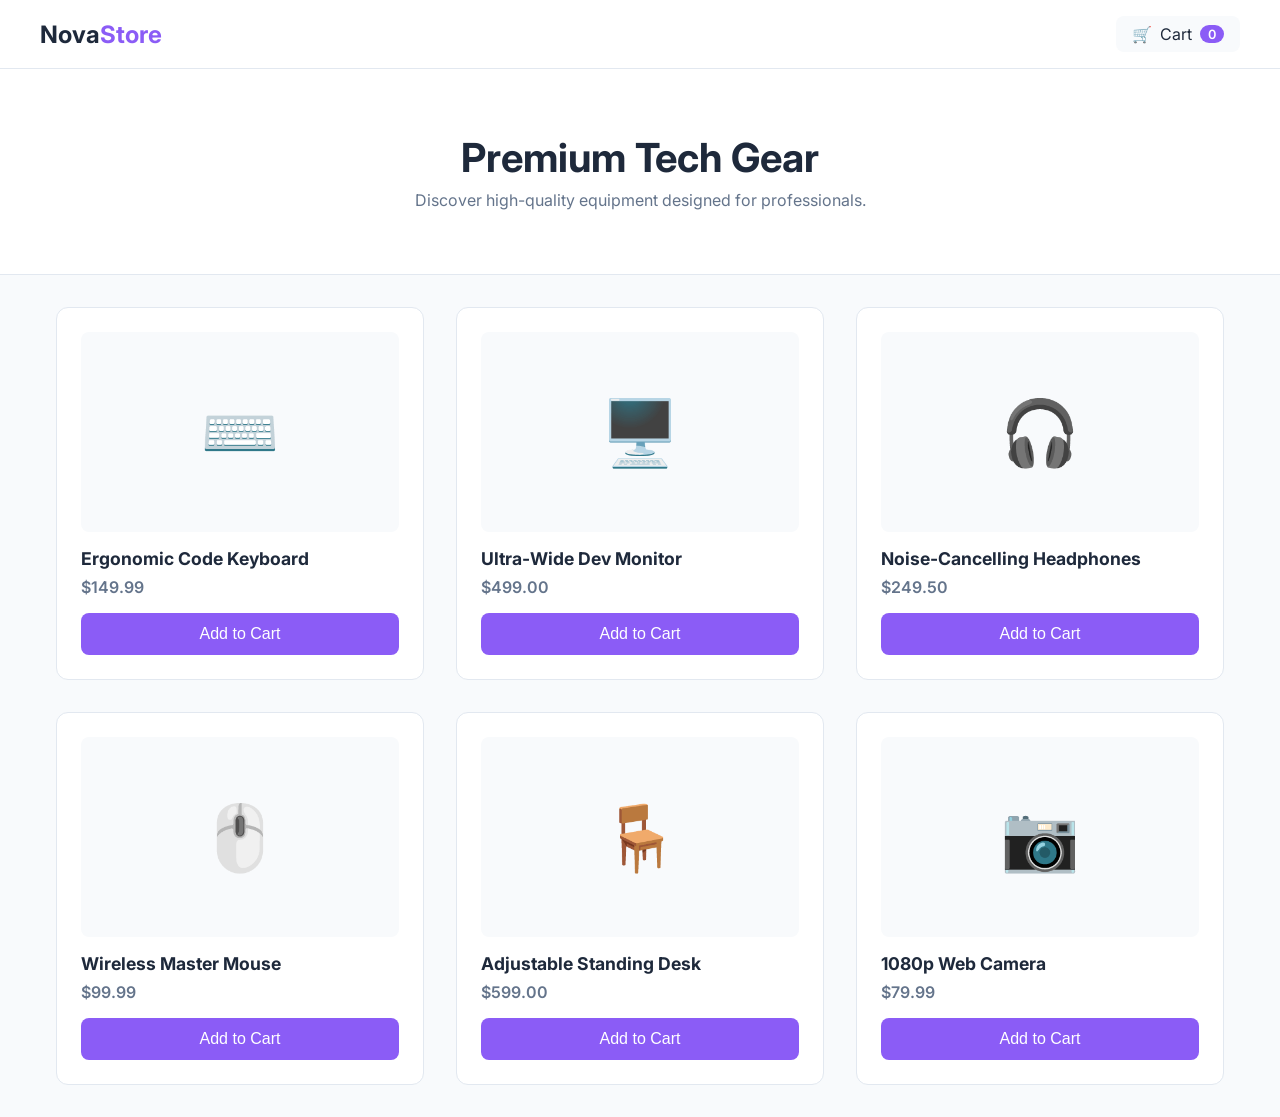
<file: denyse-ecommerce/index.html>
<!DOCTYPE html>
<html lang="en">
<head>
  <meta charset="UTF-8">
  <meta name="viewport" content="width=device-width, initial-scale=1.0">
  <title>NovaStore | E-Commerce Platform</title>
  <link rel="preconnect" href="https://fonts.googleapis.com">
  <link rel="preconnect" href="https://fonts.gstatic.com" crossorigin>
  <link href="https://fonts.googleapis.com/css2?family=Inter:wght@400;500;600;700&display=swap" rel="stylesheet">
  <link rel="stylesheet" href="style.css">
</head>
<body>

  <!-- Navbar -->
  <nav class="navbar">
    <div class="nav-container">
      <div class="logo">Nova<span>Store</span></div>
      <div id="cart-btn" class="cart-btn">
        <span>🛒</span>
        <span>Cart</span>
        <span id="cart-count" class="cart-badge">0</span>
      </div>
    </div>
  </nav>

  <!-- Hero -->
  <header class="hero">
    <h2>Premium Tech Gear</h2>
    <p>Discover high-quality equipment designed for professionals.</p>
  </header>

  <!-- Main -->
  <main class="container">
    <div class="products-grid" id="products-container">
      <!-- Products will be injected here by JavaScript -->
    </div>
  </main>

  <!-- Cart Overlay -->
  <div class="cart-overlay" id="cart-overlay"></div>

  <!-- Cart Sidebar -->
  <aside class="cart-sidebar" id="cart-sidebar">
    <div class="cart-header">
      <h2>Your Cart</h2>
      <button id="close-cart" class="close-cart">✕</button>
    </div>
    <div class="cart-items" id="cart-items-container">
      <p class="empty-cart">Your cart is empty.</p>
    </div>
    <div class="cart-footer">
      <div class="cart-total">
        <span>Total</span>
        <span id="cart-total-price">$0.00</span>
      </div>
      <button class="checkout-btn">Proceed to Checkout</button>
    </div>
  </aside>

  <script src="app.js"></script>
</body>
</html>
</file>
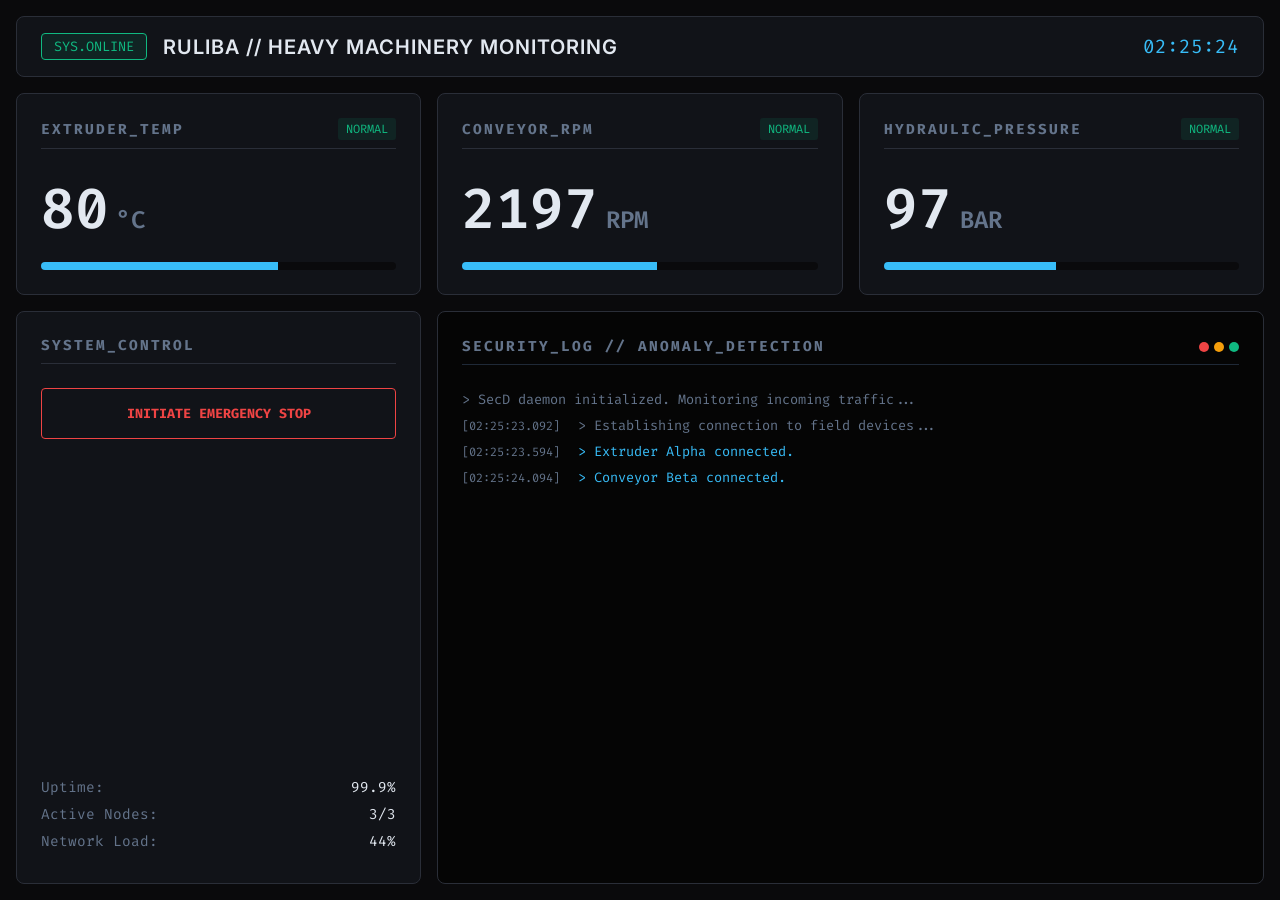
<file: src/iot-dashboard/index.html>
<!DOCTYPE html>
<html lang="en">
<head>
    <meta charset="UTF-8">
    <meta name="viewport" content="width=device-width, initial-scale=1.0">
    <title>Cyber-Secured Industrial IoT Dashboard</title>
    <link rel="stylesheet" href="css/style.css">
    <!-- Google Fonts for Terminal aesthetic -->
    <link rel="preconnect" href="https://fonts.googleapis.com">
    <link rel="preconnect" href="https://fonts.gstatic.com" crossorigin>
    <link href="https://fonts.googleapis.com/css2?family=Fira+Code:wght@400;600&family=Inter:wght@400;600&display=swap" rel="stylesheet">
</head>
<body>
    <div class="dashboard-container">
        <!-- Header -->
        <header class="top-bar">
            <div class="logo">
                <span class="sys-status">SYS.ONLINE</span>
                <h1>RULIBA // HEAVY MACHINERY MONITORING</h1>
            </div>
            <div class="system-time" id="clock">00:00:00</div>
        </header>

        <!-- Main Grid -->
        <main class="grid-layout">

            <!-- Sensor Widget 1: Extruder Temp -->
            <div class="widget sensor-widget" id="widget-temp">
                <div class="widget-header">
                    <h2>EXTRUDER_TEMP</h2>
                    <span class="status-indicator" id="status-temp">NORMAL</span>
                </div>
                <div class="sensor-value">
                    <span id="val-temp">--</span><span class="unit">°C</span>
                </div>
                <div class="progress-bar-bg">
                    <div class="progress-bar-fill" id="bar-temp"></div>
                </div>
            </div>

            <!-- Sensor Widget 2: Conveyor RPM -->
            <div class="widget sensor-widget" id="widget-rpm">
                <div class="widget-header">
                    <h2>CONVEYOR_RPM</h2>
                    <span class="status-indicator" id="status-rpm">NORMAL</span>
                </div>
                <div class="sensor-value">
                    <span id="val-rpm">--</span><span class="unit">RPM</span>
                </div>
                <div class="progress-bar-bg">
                    <div class="progress-bar-fill" id="bar-rpm"></div>
                </div>
            </div>

            <!-- Sensor Widget 3: Hydraulic Pressure -->
            <div class="widget sensor-widget" id="widget-pressure">
                <div class="widget-header">
                    <h2>HYDRAULIC_PRESSURE</h2>
                    <span class="status-indicator" id="status-pressure">NORMAL</span>
                </div>
                <div class="sensor-value">
                    <span id="val-pressure">--</span><span class="unit">BAR</span>
                </div>
                <div class="progress-bar-bg">
                    <div class="progress-bar-fill" id="bar-pressure"></div>
                </div>
            </div>

            <!-- System Overview / Controls -->
            <div class="widget control-panel">
                <div class="widget-header">
                    <h2>SYSTEM_CONTROL</h2>
                </div>
                <div class="controls-content">
                    <button id="btn-emergency-stop" class="btn-danger">INITIATE EMERGENCY STOP</button>
                    <div class="system-stats">
                        <p>Uptime: <span id="val-uptime">99.9%</span></p>
                        <p>Active Nodes: <span>3/3</span></p>
                        <p>Network Load: <span id="val-network">42%</span></p>
                    </div>
                </div>
            </div>

            <!-- Security Log Terminal -->
            <div class="widget security-terminal">
                <div class="widget-header terminal-header">
                    <h2>SECURITY_LOG // ANOMALY_DETECTION</h2>
                    <div class="terminal-dots">
                        <span></span><span></span><span></span>
                    </div>
                </div>
                <div class="terminal-body" id="log-output">
                    <!-- Logs will be injected here via JS -->
                    <div class="log-entry system">> SecD daemon initialized. Monitoring incoming traffic...</div>
                </div>
            </div>

        </main>
    </div>

    <!-- Notification Toast Container -->
    <div id="toast-container"></div>

    <script src="js/app.js"></script>
</body>
</html>
</file>
<file: denyse-ecommerce/style.css>
:root {
  --primary-color: #8b5cf6;
  --primary-hover: #7c3aed;
  --text-main: #1e293b;
  --text-muted: #64748b;
  --bg-main: #f8fafc;
  --bg-card: #ffffff;
  --border-color: #e2e8f0;
}

* {
  margin: 0;
  padding: 0;
  box-sizing: border-box;
}

body {
  font-family: 'Inter', sans-serif;
  background-color: var(--bg-main);
  color: var(--text-main);
}

.navbar {
  background-color: var(--bg-card);
  border-bottom: 1px solid var(--border-color);
  position: sticky;
  top: 0;
  z-index: 100;
  padding: 1rem;
}

.nav-container {
  max-width: 1200px;
  margin: 0 auto;
  display: flex;
  justify-content: space-between;
  align-items: center;
}

.logo {
  font-size: 1.5rem;
  font-weight: 700;
}

.logo span {
  color: var(--primary-color);
}

.cart-btn {
  display: flex;
  gap: 0.5rem;
  align-items: center;
  cursor: pointer;
  background-color: var(--bg-main);
  border-radius: 8px;
  padding: 0.5rem 1rem;
  transition: background-color 0.2s ease;
}

.cart-btn:hover {
  background-color: #e2e8f0;
}

.cart-badge {
  background-color: var(--primary-color);
  color: white;
  border-radius: 9999px; /* Pill shape */
  padding: 0.1rem 0.5rem;
  font-size: 0.8rem;
  font-weight: 600;
}

.hero {
  text-align: center;
  padding: 4rem 1rem;
  background-color: var(--bg-card);
  border-bottom: 1px solid var(--border-color);
}

.hero h2 {
  font-size: 2.5rem;
  margin-bottom: 0.5rem;
}

.hero p {
  color: var(--text-muted);
}

.container {
  max-width: 1200px;
  margin: 2rem auto;
  padding: 0 1rem;
}

.products-grid {
  display: grid;
  grid-template-columns: repeat(auto-fill, minmax(280px, 1fr));
  gap: 2rem;
}

.product-card {
  background-color: var(--bg-card);
  border: 1px solid var(--border-color);
  border-radius: 12px;
  padding: 1.5rem;
  transition: transform 0.2s ease, box-shadow 0.2s ease;
}

.product-card:hover {
  transform: translateY(-5px);
  box-shadow: 0 10px 15px -3px rgba(0, 0, 0, 0.1), 0 4px 6px -2px rgba(0, 0, 0, 0.05);
}

.product-img {
  height: 200px;
  background-color: var(--bg-main);
  display: flex;
  justify-content: center;
  align-items: center;
  font-size: 4rem;
  border-radius: 8px;
  margin-bottom: 1rem;
}

.product-card h3 {
  font-size: 1.1rem;
  margin-bottom: 0.5rem;
}

.product-card .price {
  color: var(--text-muted);
  font-weight: 600;
  margin-bottom: 1rem;
}

.add-to-cart {
  width: 100%;
  background-color: var(--primary-color);
  color: white;
  border: none;
  border-radius: 8px;
  padding: 0.75rem;
  font-size: 1rem;
  font-weight: 500;
  cursor: pointer;
  transition: background-color 0.2s ease;
}

.add-to-cart:hover {
  background-color: var(--primary-hover);
}

.cart-overlay {
  position: fixed;
  top: 0;
  left: 0;
  width: 100%;
  height: 100%;
  background-color: rgba(0, 0, 0, 0.5);
  opacity: 0;
  visibility: hidden;
  transition: opacity 0.3s ease, visibility 0.3s ease;
  z-index: 1000;
}

.cart-overlay.active {
  opacity: 1;
  visibility: visible;
}

.cart-sidebar {
  position: fixed;
  top: 0;
  right: -400px;
  width: 100%;
  max-width: 400px;
  height: 100%;
  background-color: var(--bg-card);
  z-index: 1001;
  transition: right 0.3s cubic-bezier(0.4, 0, 0.2, 1);
  display: flex;
  flex-direction: column;
}

.cart-sidebar.active {
  right: 0;
}

.cart-header {
  display: flex;
  justify-content: space-between;
  align-items: center;
  padding: 1.5rem;
  border-bottom: 1px solid var(--border-color);
}

.close-cart {
  background: none;
  border: none;
  font-size: 1.5rem;
  cursor: pointer;
  color: var(--text-muted);
}

.cart-items {
  flex-grow: 1;
  overflow-y: auto;
  padding: 1.5rem;
  display: flex;
  flex-direction: column;
  gap: 1rem;
}

.empty-cart {
  color: var(--text-muted);
  text-align: center;
  margin-top: 2rem;
}

.cart-item {
  display: flex;
  justify-content: space-between;
  align-items: center;
  padding-bottom: 1rem;
  border-bottom: 1px solid var(--border-color);
}

.cart-item-info h4 {
  font-size: 1rem;
  margin-bottom: 0.25rem;
}

.cart-item-info .item-price {
  color: var(--primary-color);
  font-weight: 600;
}

.remove-btn {
  background: none;
  border: none;
  color: #ef4444;
  cursor: pointer;
  font-size: 0.9rem;
  font-weight: 500;
}

.remove-btn:hover {
  text-decoration: underline;
}

.cart-footer {
  position: sticky;
  bottom: 0;
  padding: 1.5rem;
  border-top: 1px solid var(--border-color);
  background-color: var(--bg-card);
}

.cart-total {
  display: flex;
  justify-content: space-between;
  font-size: 1.2rem;
  font-weight: bold;
  margin-bottom: 1rem;
}

.checkout-btn {
  width: 100%;
  background-color: var(--text-main);
  color: white;
  border: none;
  border-radius: 8px;
  padding: 1rem;
  font-size: 1rem;
  font-weight: 600;
  cursor: pointer;
  transition: opacity 0.2s ease;
}

.checkout-btn:hover {
  opacity: 0.9;
}
</file>
<file: src/iot-dashboard/css/style.css>
:root {
    /* Color Palette */
    --bg-dark: #0a0a0c;
    --bg-panel: #111318;
    --border-color: #2a2e38;

    --text-main: #e2e8f0;
    --text-muted: #64748b;

    --neon-green: #10b981;
    --neon-blue: #38bdf8;
    --neon-red: #ef4444;
    --neon-yellow: #f59e0b;

    /* Typography */
    --font-ui: 'Inter', sans-serif;
    --font-mono: 'Fira Code', monospace;
}

* {
    margin: 0;
    padding: 0;
    box-sizing: border-box;
}

body {
    background-color: var(--bg-dark);
    color: var(--text-main);
    font-family: var(--font-ui);
    height: 100vh;
    overflow: hidden; /* Prevent scrolling for dashboard feel */
}

.dashboard-container {
    display: flex;
    flex-direction: column;
    height: 100%;
    padding: 1rem;
    gap: 1rem;
}

/* --- Header --- */
.top-bar {
    display: flex;
    justify-content: space-between;
    align-items: center;
    background-color: var(--bg-panel);
    padding: 1rem 1.5rem;
    border: 1px solid var(--border-color);
    border-radius: 8px;
}

.logo {
    display: flex;
    align-items: center;
    gap: 1rem;
}

.sys-status {
    background-color: rgba(16, 185, 129, 0.1);
    color: var(--neon-green);
    font-family: var(--font-mono);
    font-size: 0.85rem;
    padding: 0.25rem 0.75rem;
    border: 1px solid var(--neon-green);
    border-radius: 4px;
    animation: pulse 2s infinite;
}

.logo h1 {
    font-size: 1.25rem;
    font-weight: 600;
    letter-spacing: 1px;
}

.system-time {
    font-family: var(--font-mono);
    font-size: 1.2rem;
    color: var(--neon-blue);
}

/* --- Grid Layout --- */
.grid-layout {
    display: grid;
    grid-template-columns: repeat(3, 1fr);
    grid-template-rows: auto 1fr;
    gap: 1rem;
    height: 100%;
    min-height: 0; /* Important for nested scrollbars */
}

/* --- Widgets --- */
.widget {
    background-color: var(--bg-panel);
    border: 1px solid var(--border-color);
    border-radius: 8px;
    padding: 1.5rem;
    display: flex;
    flex-direction: column;
    transition: all 0.3s ease;
}

.widget.alert-active {
    border-color: var(--neon-red);
    box-shadow: 0 0 15px rgba(239, 68, 68, 0.2);
    animation: borderFlash 1s infinite alternate;
}

.widget-header {
    display: flex;
    justify-content: space-between;
    align-items: center;
    margin-bottom: 1.5rem;
    padding-bottom: 0.5rem;
    border-bottom: 1px solid var(--border-color);
}

.widget-header h2 {
    font-family: var(--font-mono);
    font-size: 0.9rem;
    color: var(--text-muted);
    letter-spacing: 2px;
}

.status-indicator {
    font-family: var(--font-mono);
    font-size: 0.75rem;
    padding: 0.2rem 0.5rem;
    border-radius: 3px;
    background-color: rgba(16, 185, 129, 0.1);
    color: var(--neon-green);
}

.status-indicator.warning {
    background-color: rgba(245, 158, 11, 0.1);
    color: var(--neon-yellow);
}

.status-indicator.critical {
    background-color: rgba(239, 68, 68, 0.1);
    color: var(--neon-red);
    animation: textFlash 1s infinite alternate;
}

/* Sensor Visuals */
.sensor-value {
    font-size: 3.5rem;
    font-weight: 600;
    font-family: var(--font-mono);
    margin-bottom: 1rem;
}

.unit {
    font-size: 1.5rem;
    color: var(--text-muted);
    margin-left: 0.5rem;
}

.progress-bar-bg {
    width: 100%;
    height: 8px;
    background-color: var(--bg-dark);
    border-radius: 4px;
    overflow: hidden;
    margin-top: auto;
}

.progress-bar-fill {
    height: 100%;
    background-color: var(--neon-blue);
    width: 0%;
    transition: width 0.5s ease-out, background-color 0.3s;
}

/* --- Control Panel --- */
.control-panel {
    grid-column: 1 / 2;
}

.controls-content {
    display: flex;
    flex-direction: column;
    height: 100%;
    justify-content: space-between;
}

.btn-danger {
    background-color: transparent;
    color: var(--neon-red);
    border: 1px solid var(--neon-red);
    padding: 1rem;
    font-family: var(--font-mono);
    font-weight: bold;
    cursor: pointer;
    border-radius: 4px;
    transition: all 0.2s;
    text-transform: uppercase;
}

.btn-danger:hover {
    background-color: rgba(239, 68, 68, 0.1);
    box-shadow: 0 0 10px rgba(239, 68, 68, 0.3);
}

.system-stats {
    font-family: var(--font-mono);
    font-size: 0.9rem;
    color: var(--text-muted);
}

.system-stats p {
    margin-bottom: 0.5rem;
    display: flex;
    justify-content: space-between;
}

.system-stats span {
    color: var(--text-main);
}

/* --- Security Terminal --- */
.security-terminal {
    grid-column: 2 / 4; /* Spans two columns */
    background-color: #050505; /* Darker than panel for terminal feel */
}

.terminal-header {
    border-bottom: 1px solid #1f2937;
}

.terminal-dots span {
    display: inline-block;
    width: 10px;
    height: 10px;
    border-radius: 50%;
    margin-left: 5px;
    background-color: #374151;
}

.terminal-dots span:nth-child(1) { background-color: #ef4444; }
.terminal-dots span:nth-child(2) { background-color: #f59e0b; }
.terminal-dots span:nth-child(3) { background-color: #10b981; }

.terminal-body {
    flex-grow: 1;
    overflow-y: auto;
    font-family: var(--font-mono);
    font-size: 0.85rem;
    line-height: 1.6;
    padding-right: 10px;
}

/* Custom Scrollbar for terminal */
.terminal-body::-webkit-scrollbar { width: 6px; }
.terminal-body::-webkit-scrollbar-track { background: var(--bg-dark); }
.terminal-body::-webkit-scrollbar-thumb { background: var(--border-color); border-radius: 3px; }

.log-entry { margin-bottom: 0.25rem; }
.log-entry.system { color: var(--text-muted); }
.log-entry.info { color: var(--neon-blue); }
.log-entry.warning { color: var(--neon-yellow); }
.log-entry.critical { color: var(--neon-red); font-weight: bold; }
.log-entry .timestamp { color: var(--text-muted); margin-right: 10px; font-size: 0.75rem; }

/* --- Toast Notifications --- */
#toast-container {
    position: fixed;
    bottom: 20px;
    right: 20px;
    display: flex;
    flex-direction: column;
    gap: 10px;
    z-index: 1000;
}

.toast {
    background-color: var(--bg-panel);
    border-left: 4px solid var(--neon-red);
    color: var(--text-main);
    padding: 1rem 1.5rem;
    border-radius: 4px;
    font-family: var(--font-ui);
    box-shadow: 0 4px 6px rgba(0, 0, 0, 0.3);
    animation: slideIn 0.3s ease-out forwards;
}

/* --- Animations --- */
@keyframes pulse {
    0% { opacity: 1; }
    50% { opacity: 0.5; }
    100% { opacity: 1; }
}

@keyframes borderFlash {
    from { border-color: var(--border-color); }
    to { border-color: var(--neon-red); }
}

@keyframes textFlash {
    from { color: var(--neon-red); opacity: 1; }
    to { color: var(--neon-red); opacity: 0.4; }
}

@keyframes slideIn {
    from { transform: translateX(100%); opacity: 0; }
    to { transform: translateX(0); opacity: 1; }
}
</file>
